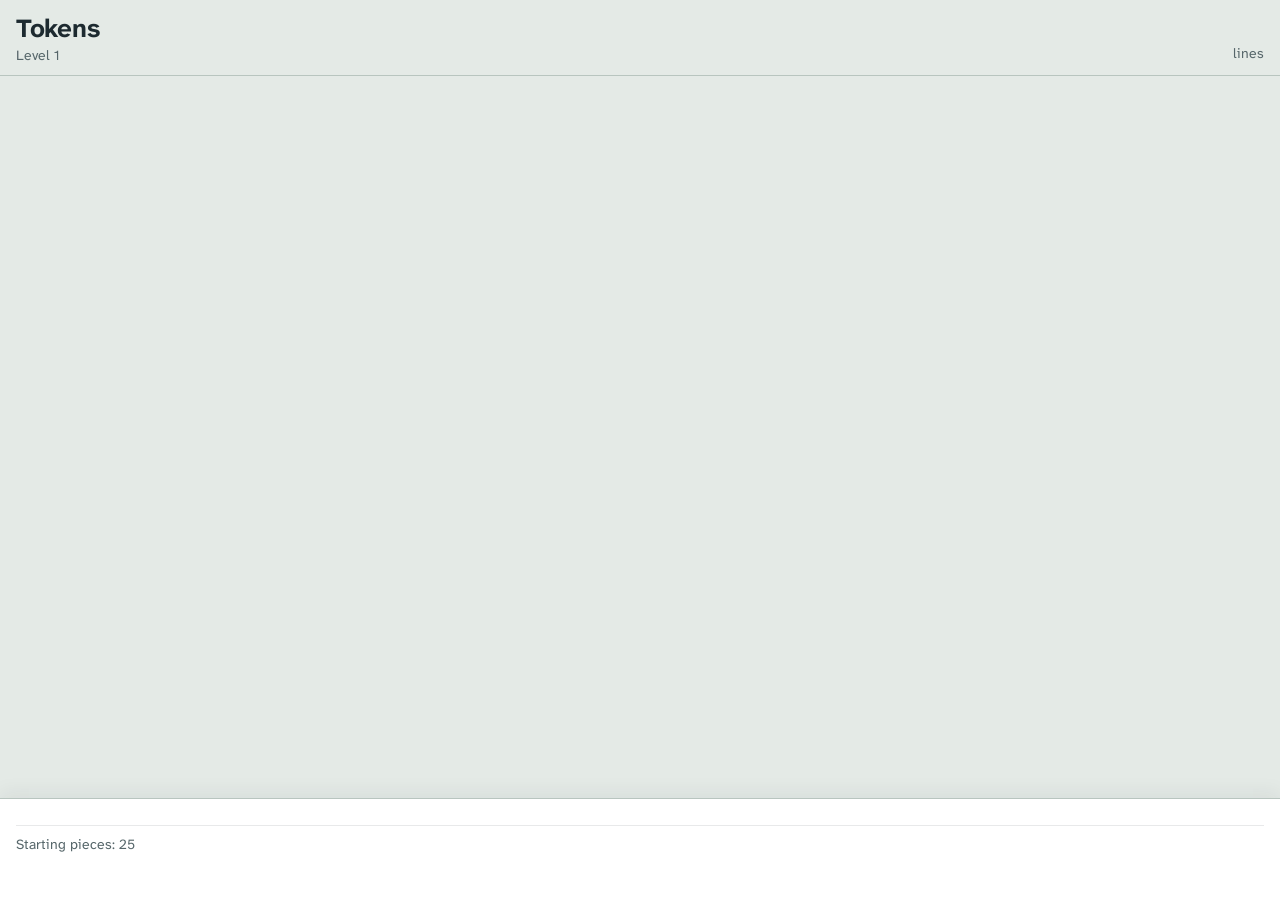
<file: index.html>
<!doctype html>
<html lang="en">
<head>
  <meta charset="utf-8">
  <meta name="viewport" content="width=device-width, initial-scale=1">
  <title>LLM Explained</title>
  <meta http-equiv="refresh" content="0; url=app/level1/">
</head>
<body>
  <p><a href="app/level1/">Open level 1: Tokens</a></p>
</body>
</html>
</file>
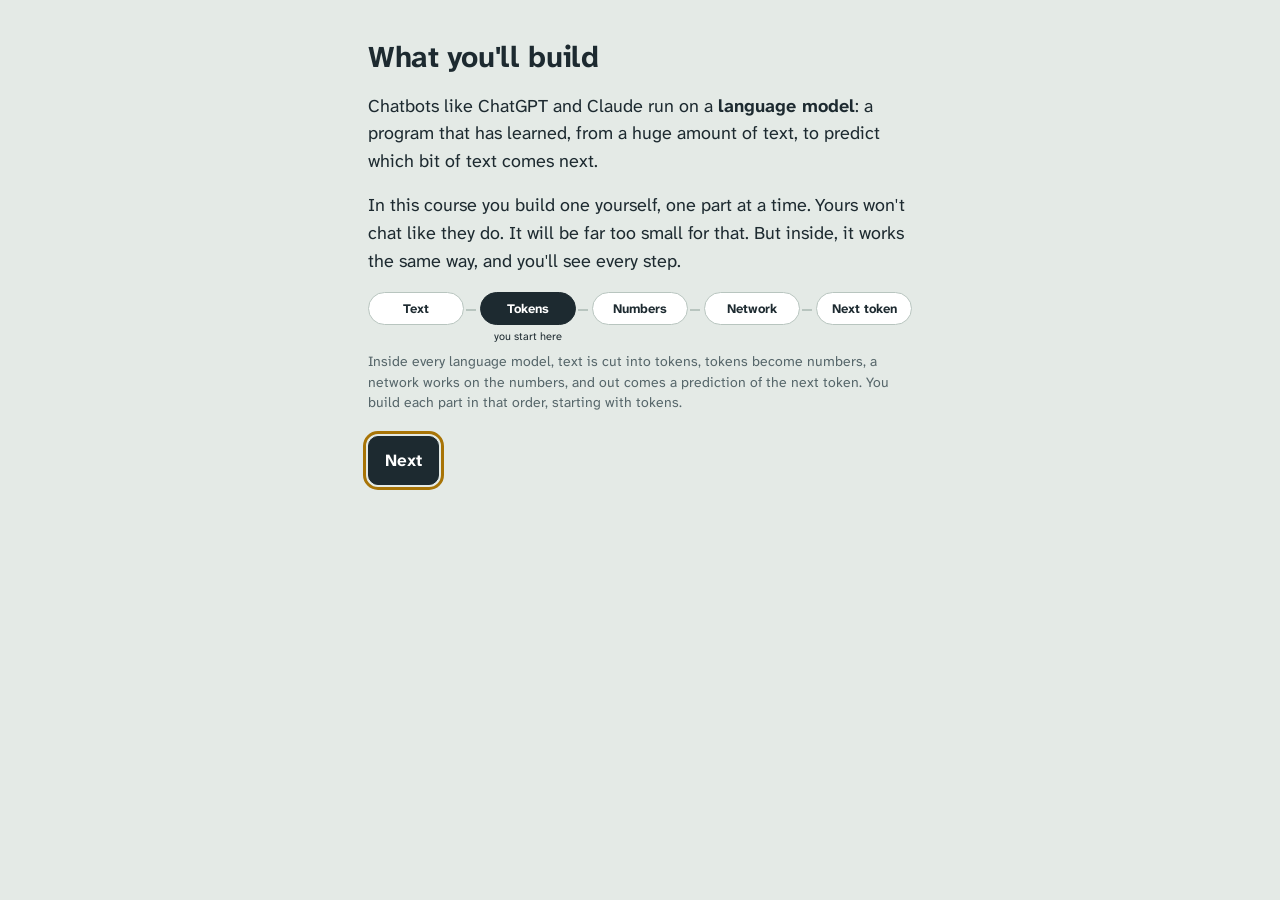
<file: app/level1/index.html>
<!doctype html>
<html lang="en">
<head>
  <meta charset="utf-8">
  <meta name="viewport" content="width=device-width, initial-scale=1, viewport-fit=cover">
  <title>Tokens — LLM Explained</title>
  <meta name="theme-color" content="#e4eae6">
  <link rel="manifest" href="../manifest.webmanifest">
  <link rel="icon" href="../icons/icon-192.png">
  <link rel="apple-touch-icon" href="../icons/icon-192.png">
  <link rel="stylesheet" href="../fonts/fonts.css?v=13">
  <link rel="stylesheet" href="level1.css?v=13">
</head>
<body>
  <section class="intro" id="intro" aria-live="polite" hidden></section>

  <header class="bar">
    <div class="where">
      <h1>Tokens</h1>
      <p>Level 1</p>
    </div>
    <div class="counter" aria-live="polite">
      <span class="count" id="count"></span>
      <span class="unit" id="unit">lines</span>
    </div>
  </header>

  <main class="village" id="village" aria-label="The village text"></main>

  <section class="panel" aria-live="polite">
    <div class="task" id="task" tabindex="-1"></div>
    <p class="sr" id="sr-status" role="status"></p>
    <div class="vocab">
      <p class="vocab-label" id="vocab-label">Starting pieces: 25</p>
      <div class="vocab-strip" id="vocab-strip"></div>
    </div>
  </section>

  <script type="module" src="level1.js?v=13"></script>
</body>
</html>
</file>
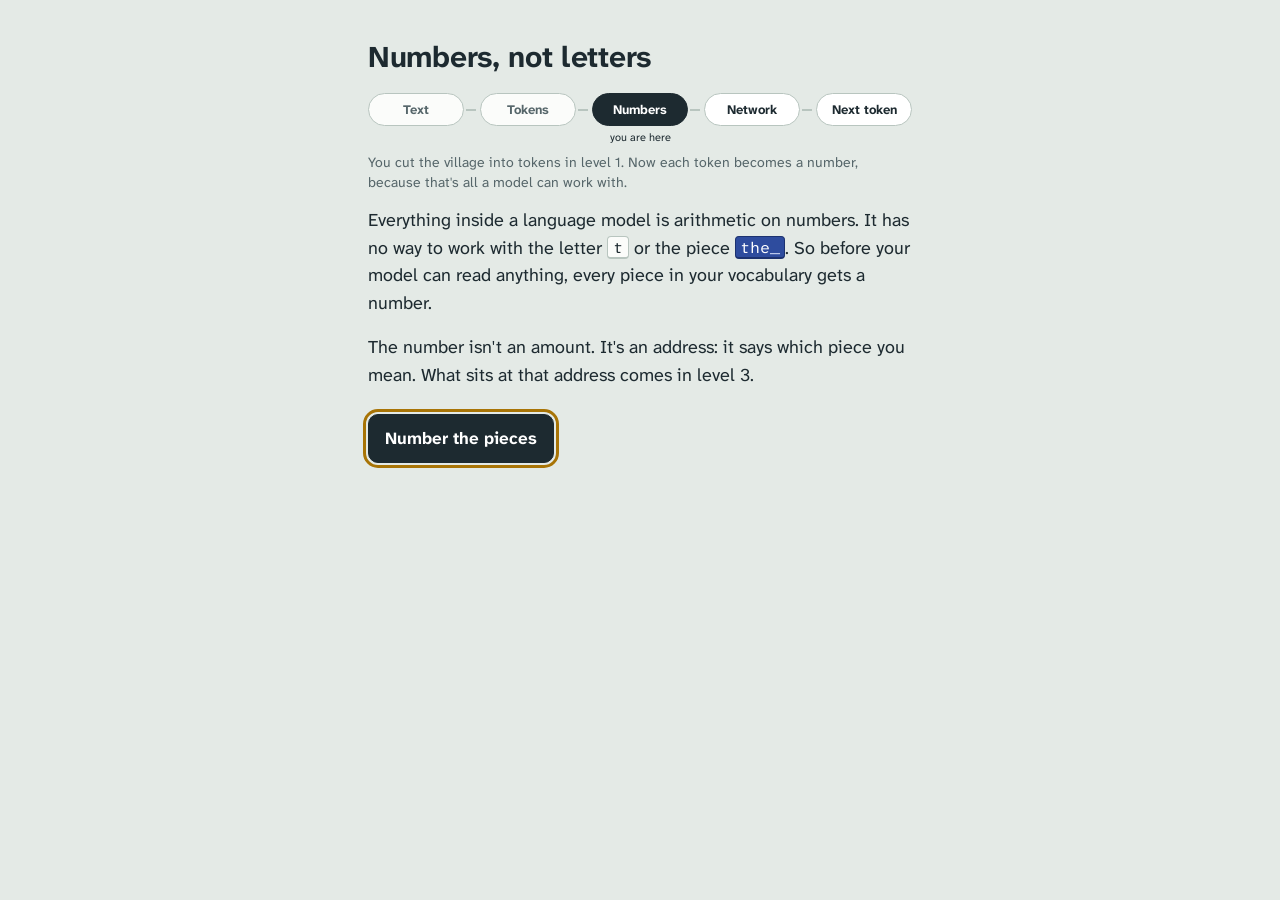
<file: app/level2/index.html>
<!doctype html>
<html lang="en">
<head>
  <meta charset="utf-8">
  <meta name="viewport" content="width=device-width, initial-scale=1, viewport-fit=cover">
  <title>Token IDs — LLM Explained</title>
  <meta name="theme-color" content="#e4eae6">
  <link rel="manifest" href="../manifest.webmanifest">
  <link rel="icon" href="../icons/icon-192.png">
  <link rel="apple-touch-icon" href="../icons/icon-192.png">
  <link rel="stylesheet" href="../fonts/fonts.css?v=13">
  <link rel="stylesheet" href="../level1/level1.css?v=13">
  <link rel="stylesheet" href="level2.css?v=13">
</head>
<body>
  <section class="intro" id="intro" aria-live="polite" hidden></section>

  <header class="bar">
    <div class="where">
      <h1>Token IDs</h1>
      <p>Level 2</p>
    </div>
    <div class="counter" aria-live="polite">
      <span class="count" id="count"></span>
      <span class="unit" id="unit"></span>
    </div>
  </header>

  <main class="village ids" id="ids" aria-label="Your numbered vocabulary"></main>

  <section class="panel" aria-live="polite">
    <div class="task" id="task" tabindex="-1"></div>
    <p class="sr" id="sr-status" role="status"></p>
  </section>

  <script type="module" src="level2.js?v=13"></script>
</body>
</html>
</file>
<file: app/fonts/fonts.css>
/* Self-hosted so the game works offline. Licence: OFL.txt in this folder. */
@font-face {
  font-family: "Atkinson Hyperlegible Next";
  font-weight: 400;
  font-style: normal;
  font-display: swap;
  src: url("atkinson-hyperlegible-next-latin-400-normal.woff2") format("woff2");
}
@font-face {
  font-family: "Atkinson Hyperlegible Next";
  font-weight: 700;
  font-style: normal;
  font-display: swap;
  src: url("atkinson-hyperlegible-next-latin-700-normal.woff2") format("woff2");
}
@font-face {
  font-family: "Atkinson Hyperlegible Mono";
  font-weight: 400;
  font-style: normal;
  font-display: swap;
  src: url("atkinson-hyperlegible-mono-latin-400-normal.woff2") format("woff2");
}
@font-face {
  font-family: "Atkinson Hyperlegible Mono";
  font-weight: 700;
  font-style: normal;
  font-display: swap;
  src: url("atkinson-hyperlegible-mono-latin-700-normal.woff2") format("woff2");
}
</file>
<file: app/level1/level1.css>
:root {
  --mist: #e4eae6;
  --slate: #1d2a30;
  --muted: #56666a;
  --tile: #fbfcfa;
  --edge: #b8c5bf;
  --token: #2e4c9e;
  --token-edge: #1c3270;
  --look: #d99a12;
  --look-soft: #f6e3b4;
  --look-edge: #a87406; /* outlines and focus: at least 3:1 on white, mist, tile and the soft fill */
  --sans: "Atkinson Hyperlegible Next", system-ui, sans-serif;
  --mono: "Atkinson Hyperlegible Mono", ui-monospace, monospace;
  --pad: 16px;
}

* { box-sizing: border-box; }

html, body { height: 100%; margin: 0; }

body {
  background: var(--mist);
  color: var(--slate);
  font-family: var(--sans);
  font-size: 17px;
  line-height: 1.45;
  display: grid;
  grid-template-rows: auto minmax(0, 1fr) auto;
  grid-template-columns: minmax(0, 1fr);
  height: 100dvh;
  overflow: hidden;
}

/* Course opening: full-screen pages before the village */
.intro {
  position: fixed;
  inset: 0;
  z-index: 10;
  background: var(--mist);
  overflow-y: auto;
  padding: calc(env(safe-area-inset-top) + 40px) var(--pad) calc(env(safe-area-inset-bottom) + 32px);
}
.intro[hidden] { display: none; }
.intro-inner { max-width: 34rem; margin: 0 auto; }
.intro h2 { font-size: 30px; line-height: 1.15; letter-spacing: -0.01em; margin: 0 0 18px; }
.intro p { font-size: 18px; line-height: 1.55; margin: 0 0 16px; }
.intro .actions { margin-top: 24px; }

/* In running text: a piece is a small tile, a village word is bold in quotes */
.t.inline {
  display: inline-block;
  font-size: 0.88em;
  padding: 3px 4px 2px;
  min-width: 1.4em;
  border-bottom-width: 2px;
  border-radius: 4px;
  vertical-align: 1px;
}
.w { font-weight: 700; }

/* Live terrace: one line retokenized after every merge, newest on top */
.terrace { margin: 2px 0 12px; }
.terrace p.small { margin-bottom: 8px; }
.terrace-row {
  display: grid;
  grid-template-columns: 1.6em minmax(0, 1fr) 1.6em;
  align-items: center;
  gap: 6px;
  padding: 2px 0;
}
.terrace-row .tiles { display: flex; justify-content: center; gap: 4px; min-width: 0; }
.terrace-row .word { gap: 1px; }
.terrace-row .k, .terrace-row .n { font-family: var(--mono); font-size: 12px; color: var(--muted); }
.terrace-row .k { text-align: left; }
.terrace-row .n { text-align: right; }
.terrace-row.old { opacity: 0.5; }
.terrace-row:not(.old) .k, .terrace-row:not(.old) .n { color: var(--slate); font-weight: 700; }
.t.mini {
  font-size: 11px;
  padding: 3px 1px 2px;
  min-width: 1em;
  border-bottom-width: 2px;
  border-radius: 3px;
}

/* Tie stops: where a pair first appears */
.t.first { box-shadow: 0 0 0 2px var(--slate); }

/* Step 6: stepping-stone pieces no longer used anywhere */
.vocab-strip .t.unused { opacity: 0.3; border-style: dashed; }

/* The tokenizer itself: the ordered merge list */
.merge-list { margin: 4px 0 12px; }
.merge-list summary { cursor: pointer; font-weight: 700; padding: 6px 0; min-height: 44px; display: flex; align-items: center; }
.merge-list summary:focus-visible { outline: 3px solid var(--look-edge); outline-offset: 2px; }
.merge-list ol { list-style: none; margin: 4px 0 0; padding: 0; display: grid; grid-template-columns: repeat(auto-fill, minmax(7.2em, 1fr)); gap: 6px 10px; }
.merge-list li { display: flex; align-items: center; gap: 4px; font-size: 14px; white-space: nowrap; }
.merge-list .mk { font-family: var(--mono); font-size: 12px; color: var(--muted); min-width: 1.6em; text-align: right; margin-right: 2px; }

/* Step 7: test it */
.try-label { display: block; font-size: 14px; color: var(--muted); margin: 4px 0 4px; }
.try {
  width: 100%;
  font: inherit;
  font-family: var(--mono);
  font-size: 17px;
  padding: 10px 12px;
  min-height: 44px;
  border: 1px solid var(--edge);
  border-radius: 10px;
  background: var(--tile);
  color: var(--slate);
}
.try:focus-visible { outline: 3px solid var(--look-edge); outline-offset: 1px; }
.chips { display: flex; flex-wrap: wrap; gap: 6px; margin: 8px 0 12px; }
.chip {
  font-family: var(--mono);
  font-weight: 400;
  font-size: 14px;
  padding: 6px 10px;
  min-height: 36px;
  background: var(--tile);
  color: var(--slate);
  border: 1px solid var(--edge);
  border-radius: 18px;
}
.result { margin: 0 0 10px; }
.result .who { margin: 0 0 4px; font-weight: 700; }
.result .who span { font-weight: 400; color: var(--muted); font-size: 14px; margin-left: 6px; }
.result .row { display: flex; flex-wrap: wrap; gap: 4px 8px; align-items: center; min-height: 28px; }
.result .row .word { display: inline-flex; gap: 2px; }
.result .row .word.cant { font-family: var(--mono); color: var(--muted); text-decoration: line-through; }
.result p.small { margin: 4px 0 0; }
.t.gpt { background: var(--tile); color: var(--slate); white-space: pre; }
.t.gpt .sp { color: var(--muted); }
.t.gpt.bytes { border-style: dashed; color: var(--muted); font-size: 0.75em; }

/* Final check: tap the gaps to join tiles */
.merge-list-small { list-style: none; padding: 0; margin: 0 0 10px; display: flex; flex-wrap: wrap; gap: 6px 14px; }
.merge-list-small li { display: flex; align-items: center; gap: 4px; }
.merge-list-small .mk { font-family: var(--mono); font-size: 12px; color: var(--muted); margin-right: 2px; }
.splitter { display: flex; align-items: center; justify-content: center; margin: 14px 0 6px; }
.splitter .grp { display: inline-flex; align-items: center; }
.splitter .t { font-size: 22px; padding: 9px 6px 7px; min-width: 1.4em; }
.splitter .grp.merged .t { background: var(--token); color: #fff; border-color: var(--token-edge); }
.splitter .grp.merged .t .end { color: #b9c6ea; }
.seam {
  width: 22px;
  min-height: 52px;
  padding: 0;
  border: 0;
  background: transparent;
  position: relative;
  cursor: pointer;
}
.seam::after {
  content: "";
  position: absolute;
  left: 50%;
  top: 10px;
  bottom: 10px;
  width: 2px;
  transform: translateX(-50%);
  background: var(--edge);
  border-radius: 1px;
}
.seam.on { width: 8px; }
.seam.on::after { background: var(--token-edge); width: 3px; }
.seam:disabled { cursor: default; }
.seam:focus-visible { outline: 3px solid var(--look-edge); outline-offset: -2px; border-radius: 4px; }

/* Level summary */
.learned { margin: 0 0 12px; padding-left: 1.2em; }
.learned li { margin-bottom: 6px; }

/* Charts and diagrams: plain marks, labelled directly, slate and indigo only */
.chart, .course-map, .scale { margin: 6px 0 14px; }
.chart svg { width: 100%; height: auto; display: block; }
.chart .t { font-family: var(--sans); font-size: 12px; font-weight: 700; fill: var(--slate); }
.chart .v { font-family: var(--mono); font-size: 11px; fill: var(--slate); }
.chart .ax { font-family: var(--mono); font-size: 10px; fill: var(--muted); }
.chart .base { stroke: var(--edge); stroke-width: 1; }
.chart .now { fill: none; stroke: var(--token); stroke-width: 2.5; stroke-linejoin: round; }
.chart .later { fill: none; stroke: var(--muted); stroke-width: 1.5; stroke-dasharray: 4 3; }
.chart .stop { stroke: var(--slate); stroke-width: 1; stroke-dasharray: 2 3; }
figcaption { font-size: 14px; color: var(--muted); line-height: 1.45; margin-top: 6px; }

.course-map ol { list-style: none; margin: 8px 0 4px; padding: 0; display: flex; gap: 16px; align-items: flex-start; }
.course-map li {
  position: relative;
  flex: 1;
  text-align: center;
  font-size: 13px;
  font-weight: 700;
  line-height: 1.2;
  padding: 8px 2px;
  border: 1px solid var(--edge);
  border-radius: 999px;
  background: #fff;
  color: var(--slate);
}
.course-map li:not(:last-child)::after {
  content: "";
  position: absolute;
  right: -13px;
  top: 50%;
  width: 10px;
  height: 2px;
  background: var(--edge);
}
.course-map li.here { background: var(--slate); color: #fff; border-color: var(--slate); }
.course-map li.here span {
  position: absolute;
  left: 50%;
  top: calc(100% + 6px);
  transform: translateX(-50%);
  white-space: nowrap;
  font-size: 11px;
  font-weight: 400;
  color: var(--slate);
}
.course-map figcaption { margin-top: 26px; }

.scale figcaption { margin: 0 0 8px; color: var(--slate); font-weight: 700; }
.srow { display: grid; grid-template-columns: 4.2em minmax(0, 1fr) 7.6em; align-items: center; gap: 8px; margin: 4px 0; }
.srow .who { font-size: 14px; }
.srow .n { font-family: var(--mono); font-size: 12px; text-align: right; color: var(--slate); }
.srow .track { height: 12px; background: rgba(29, 42, 48, 0.06); border-radius: 2px; position: relative; overflow: hidden; }
.srow .fill { display: block; height: 100%; background: var(--slate); }
.srow .fill.tiny { background: var(--token); }

/* "Your turn" line: the one thing to do next, every step */
.turn { color: var(--slate); }
.turn strong { font-weight: 700; }
.turn em { font-style: normal; font-weight: 700; border-bottom: 2px solid var(--look-edge); }

/* Header: where you are, and the one number that matters */
.bar {
  display: flex;
  justify-content: space-between;
  align-items: flex-end;
  padding: calc(env(safe-area-inset-top) + 14px) var(--pad) 10px;
  border-bottom: 1px solid var(--edge);
}
.where h1 { font-size: 26px; line-height: 1.1; margin: 0; letter-spacing: -0.01em; }
.where p { margin: 2px 0 0; color: var(--muted); font-size: 14px; }
.counter { text-align: right; }
.count {
  display: block;
  font-family: var(--mono);
  font-weight: 700;
  font-size: 26px;
  line-height: 1.1;
  font-variant-numeric: tabular-nums;
}
.unit { color: var(--muted); font-size: 14px; }
.count.tick { animation: tick 600ms ease-out; }
@keyframes tick { from { color: var(--token); } to { color: var(--slate); } }

/* The village: raw text first, then tiles */
.village {
  overflow-y: auto;
  padding: 12px var(--pad) 24px;
  -webkit-overflow-scrolling: touch;
}
.line {
  display: flex;
  flex-wrap: wrap;
  gap: 6px 9px;
  padding: 7px 0;
  border-bottom: 1px solid rgba(29, 42, 48, 0.08);
}
.line.raw { font-size: 16px; display: block; gap: 0; }
.line.dim { opacity: 0.3; }
.line.focus { background: rgba(255, 255, 255, 0.45); margin: 0 calc(-1 * var(--pad)); padding-left: var(--pad); padding-right: var(--pad); }

.word { display: inline-flex; gap: 2px; }

.t {
  font-family: var(--mono);
  font-size: 15px;
  line-height: 1;
  padding: 5px 3px 4px;
  min-width: 1.25em;
  text-align: center;
  background: var(--tile);
  color: var(--slate);
  border: 1px solid var(--edge);
  border-bottom-width: 3px;
  border-radius: 5px;
  white-space: pre;
  user-select: none;
}
.t .end { color: var(--muted); font-weight: 400; }
.t.merged { background: var(--token); color: #fff; border-color: var(--token-edge); }
.t.merged .end { color: #b9c6ea; }
.t.hl, .t.found { background: var(--look-soft); border-color: var(--look-edge); color: var(--slate); }
.t.merged.hl { box-shadow: 0 0 0 2px var(--look-edge); }
.counting .focus .t { cursor: pointer; font-size: 20px; padding: 8px 5px 6px; }
.counting .focus .word { gap: 3px; }
.counting .focus.line { gap: 10px 12px; }
.t.nope { animation: nope 300ms; }
@keyframes nope { 25% { transform: translateX(-3px); } 75% { transform: translateX(3px); } }

/* The merge: the one orchestrated moment */
.t.fuse-l { animation: fuseL 520ms ease-in forwards; }
.t.fuse-r { animation: fuseR 520ms ease-in forwards; }
@keyframes fuseL { to { transform: translateX(2px); background: var(--token); color: #fff; border-color: var(--token-edge); } }
@keyframes fuseR { to { transform: translateX(-2px); background: var(--token); color: #fff; border-color: var(--token-edge); } }
.t.fresh { animation: fresh 900ms ease-out; }
@keyframes fresh { from { box-shadow: 0 0 0 4px var(--look); } to { box-shadow: 0 0 0 0 transparent; } }

/* Task panel */
.panel {
  background: #fff;
  border-top: 1px solid var(--edge);
  padding: 14px var(--pad) calc(env(safe-area-inset-bottom) + 10px);
  box-shadow: 0 -6px 18px rgba(29, 42, 48, 0.06);
  max-height: 62dvh; /* the village always keeps at least a third of the screen */
  overflow-y: auto;
}
.task p { margin: 0 0 10px; max-width: 60ch; }
.task p.small { font-size: 15px; color: var(--muted); }
.task strong { font-weight: 700; }
.task code { font-family: var(--mono); font-size: 0.95em; }

.actions { display: flex; gap: 10px; flex-wrap: wrap; margin-top: 4px; }
button {
  font: inherit;
  font-weight: 700;
  border-radius: 10px;
  padding: 11px 16px;
  border: 1px solid var(--slate);
  background: var(--slate);
  color: #fff;
  cursor: pointer;
  min-height: 44px;
}
button.quiet { background: transparent; color: var(--slate); }
button:disabled { opacity: 0.4; cursor: default; }
button:focus-visible, .pair:focus-visible, .t[role=button]:focus-visible { outline: 3px solid var(--look-edge); outline-offset: 2px; }
#task:focus { outline: none; }

.board { display: grid; grid-template-columns: 1fr 1fr; gap: 8px; margin: 4px 0 10px; }
.pair {
  font: inherit;
  display: grid;
  grid-template-columns: auto 1fr;
  align-items: center;
  gap: 8px;
  text-align: left;
  padding: 8px 10px;
  border: 1px solid var(--edge);
  border-radius: 10px;
  background: var(--tile);
  color: var(--slate);
  min-height: 44px;
  font-weight: 400;
}
.pair .pieces { font-family: var(--mono); font-weight: 700; white-space: pre; }
.pair .pieces .end { color: var(--muted); font-weight: 400; }
.pair .n { font-family: var(--mono); font-size: 14px; color: var(--muted); text-align: right; }
.pair:disabled { opacity: 1; cursor: default; min-height: 0; padding: 5px 10px; row-gap: 3px; }
.board.revealed { gap: 6px; }
.pair[aria-pressed="true"] { border-color: var(--look-edge); background: var(--look-soft); }
.pair .bar-fill { grid-column: 1 / -1; height: 4px; border-radius: 2px; background: var(--edge); }
.pair.best .bar-fill { background: var(--token); }
.pair.best { border-color: var(--token); }

/* Vocabulary strip */
.vocab { min-width: 0; margin-top: 12px; border-top: 1px solid rgba(29, 42, 48, 0.1); padding-top: 8px; }
.vocab-label { margin: 0 0 6px; font-size: 14px; color: var(--muted); }
.vocab-strip { display: flex; gap: 4px; overflow-x: auto; padding-bottom: 4px; min-height: 30px; }
.vocab-strip .t { font-size: 13px; padding: 4px 3px 3px; flex: none; }

@media (prefers-reduced-motion: reduce) {
  .t.fuse-l, .t.fuse-r, .t.fresh, .count.tick, .t.nope { animation: none; }
}

/* Screen-reader text: read aloud, not shown */
.sr { position: absolute; width: 1px; height: 1px; padding: 0; margin: -1px; overflow: hidden; clip: rect(0 0 0 0); white-space: nowrap; border: 0; }

/* A character the tokenizer has no piece for */
.t.unknown { background: #fff; color: var(--slate); border: 1px dashed var(--slate); border-bottom-width: 2px; font-size: 0.8em; }

/* Phones held sideways: a compact header and a shorter panel so the village stays visible */
@media (max-height: 500px) {
  .bar { padding-top: calc(env(safe-area-inset-top) + 6px); padding-bottom: 6px; }
  .where h1, .count { font-size: 19px; }
  .where p, .unit { font-size: 12px; }
  .panel { max-height: 52dvh; padding-top: 10px; }
  .vocab { display: none; }
  .intro { padding-top: calc(env(safe-area-inset-top) + 16px); }
}

/* Keyboard shortcut into the village: hidden until it has keyboard focus. */
.skip:not(:focus) { position: absolute; width: 1px; height: 1px; padding: 0; margin: -1px; overflow: hidden; clip: rect(0 0 0 0); white-space: nowrap; border: 0; }

/* Short phones (iPhone SE): keep the opening pages' button on the first screen. */
@media (max-height: 700px) {
  .intro { padding-top: calc(env(safe-area-inset-top) + 24px); }
  .intro .actions { margin-top: 16px; }
}
</file>
<file: app/level2/level2.css>
/* Level 2 adds to level 1's styles: the numbered vocabulary, the line boundary, and the model's-eye view. */

/* The numbered vocabulary: every ID with its token, in order */
.idlist { list-style: none; margin: 0; padding: 0; display: grid; grid-template-columns: repeat(auto-fill, minmax(70px, 1fr)); gap: 6px; }
.idlist .group {
  grid-column: 1 / -1;
  font-size: 13px;
  color: var(--muted);
  margin: 8px 0 0;
  padding-top: 6px;
  border-top: 1px solid rgba(29, 42, 48, 0.1);
}
.idlist .group:first-child { margin-top: 0; padding-top: 0; border-top: 0; }
.entry {
  font: inherit;
  font-weight: 400;
  display: flex;
  flex-direction: column;
  align-items: center;
  gap: 3px;
  padding: 5px 2px 6px;
  min-height: 52px;
  background: transparent;
  color: var(--slate);
  border: 1px solid transparent;
  border-radius: 8px;
  cursor: default;
}
.entry:disabled { opacity: 1; cursor: default; }
.entry .id { font-family: var(--mono); font-size: 12px; color: var(--muted); font-variant-numeric: tabular-nums; }
.entry { min-width: 0; }
.entry .t { font-size: 13px; padding: 4px 3px 3px; max-width: 100%; }
.entry.hl { background: var(--look-soft); border-color: var(--look-edge); }
.entry.hl .id { color: var(--slate); font-weight: 700; }
.lookup .entry:not(:disabled) { cursor: pointer; border-color: rgba(29, 42, 48, 0.12); background: #fff; }
.entry.miss { animation: nope 300ms; }
.entry:focus-visible { outline: 3px solid var(--look-edge); outline-offset: 1px; }

/* The one special token: no letters, a dark tile with a mark that reads as an edge */
.t.boundary {
  background: var(--slate);
  border-color: var(--slate);
  min-width: 1.6em;
  min-height: 1.55em;
  position: relative;
  color: transparent;
}
.t.boundary::after {
  content: "";
  position: absolute;
  top: 22%;
  bottom: 22%;
  left: 50%;
  width: 3px;
  transform: translateX(-50%);
  background: var(--mist);
  border-radius: 1px;
}
.t.inline.boundary { min-height: 1.4em; vertical-align: -3px; }

/* The model's-eye view: every token the same width, its ID beneath */
.eye-wrap { margin: 2px 0 12px; }
.eye-label { font-size: 13px; color: var(--muted); margin: 0 0 6px; }
.eye { display: flex; flex-wrap: wrap; gap: 4px; }
.cell {
  font: inherit;
  font-weight: 400;
  width: 46px;
  display: flex;
  flex-direction: column;
  align-items: stretch;
  gap: 3px;
  padding: 0;
  min-height: 0;
  background: transparent;
  border: 0;
  color: var(--slate);
}
.cell .ct {
  font-family: var(--mono);
  font-size: 11px;
  line-height: 1;
  height: 22px;
  display: flex;
  align-items: center;
  justify-content: center;
  overflow: hidden;
  white-space: pre;
  background: var(--tile);
  border: 1px solid var(--edge);
  border-bottom-width: 3px;
  border-radius: 5px;
}
.cell .ct.merged { background: var(--token); color: #fff; border-color: var(--token-edge); }
.cell .ct.merged .end { color: #b9c6ea; }
.cell .ct .end { color: var(--muted); }
.cell .ct.boundary { background: var(--slate); border-color: var(--slate); position: relative; }
.cell .ct.boundary::after { content: ""; position: absolute; top: 5px; bottom: 5px; left: 50%; width: 3px; transform: translateX(-50%); background: var(--mist); border-radius: 1px; }
.cell .ct.blank { background: #fff; border-style: dashed; color: var(--muted); }
.cell .cn { font-family: var(--mono); font-size: 15px; font-weight: 700; text-align: center; font-variant-numeric: tabular-nums; }
.cell .cn.blank { color: var(--muted); font-weight: 400; }
button.cell { cursor: pointer; }
button.cell[aria-pressed="true"] .ct, button.cell[aria-pressed="true"] .cn { outline: 3px solid var(--look-edge); outline-offset: 1px; border-radius: 5px; }
button.cell:disabled { opacity: 1; cursor: default; }
.cell.done .ct { box-shadow: 0 0 0 2px var(--look-soft); }

/* Rows of the same line: text, tiles, IDs */
.stack { margin: 2px 0 12px; }
.stack .row-label { font-size: 13px; color: var(--muted); margin: 8px 0 4px; }
.stack .plain { font-family: var(--mono); font-size: 15px; margin: 0; }
.stack .tiles { display: flex; flex-wrap: wrap; gap: 4px 8px; }
.stack .tiles .word { gap: 2px; }
.stack .tiles .t { font-size: 14px; padding: 4px 3px 3px; }

/* The 32-place window */
.window { display: grid; grid-template-columns: repeat(16, minmax(0, 1fr)); gap: 3px; margin: 6px 0 4px; }
.window span { height: 20px; border-radius: 3px; background: rgba(29, 42, 48, 0.07); border: 1px dashed var(--edge); }
.window span.in { background: var(--token); border: 0; }
.window span.b { background: var(--slate); border: 0; }

.choice { display: flex; flex-direction: column; gap: 8px; margin: 4px 0 10px; }
.choice button { text-align: left; background: var(--tile); color: var(--slate); border-color: var(--edge); font-weight: 400; }
.choice button[aria-pressed="true"] { border-color: var(--look-edge); background: var(--look-soft); }

.course-map li.done { background: var(--tile); color: var(--muted); }
.verdict { font-weight: 700; }

.mono { font-family: var(--mono); }
.gcell { display: inline-flex; flex-direction: column; align-items: center; gap: 2px; }
.gcell .cn { font-family: var(--mono); font-size: 13px; font-weight: 700; }
.result .row { gap: 6px 8px; }
.row-label.small, p.row-label { font-size: 13px; color: var(--muted); margin: 8px 0 4px; }
.task .plain { font-family: var(--mono); font-size: 15px; margin: 0 0 6px; overflow-wrap: anywhere; }
</file>
